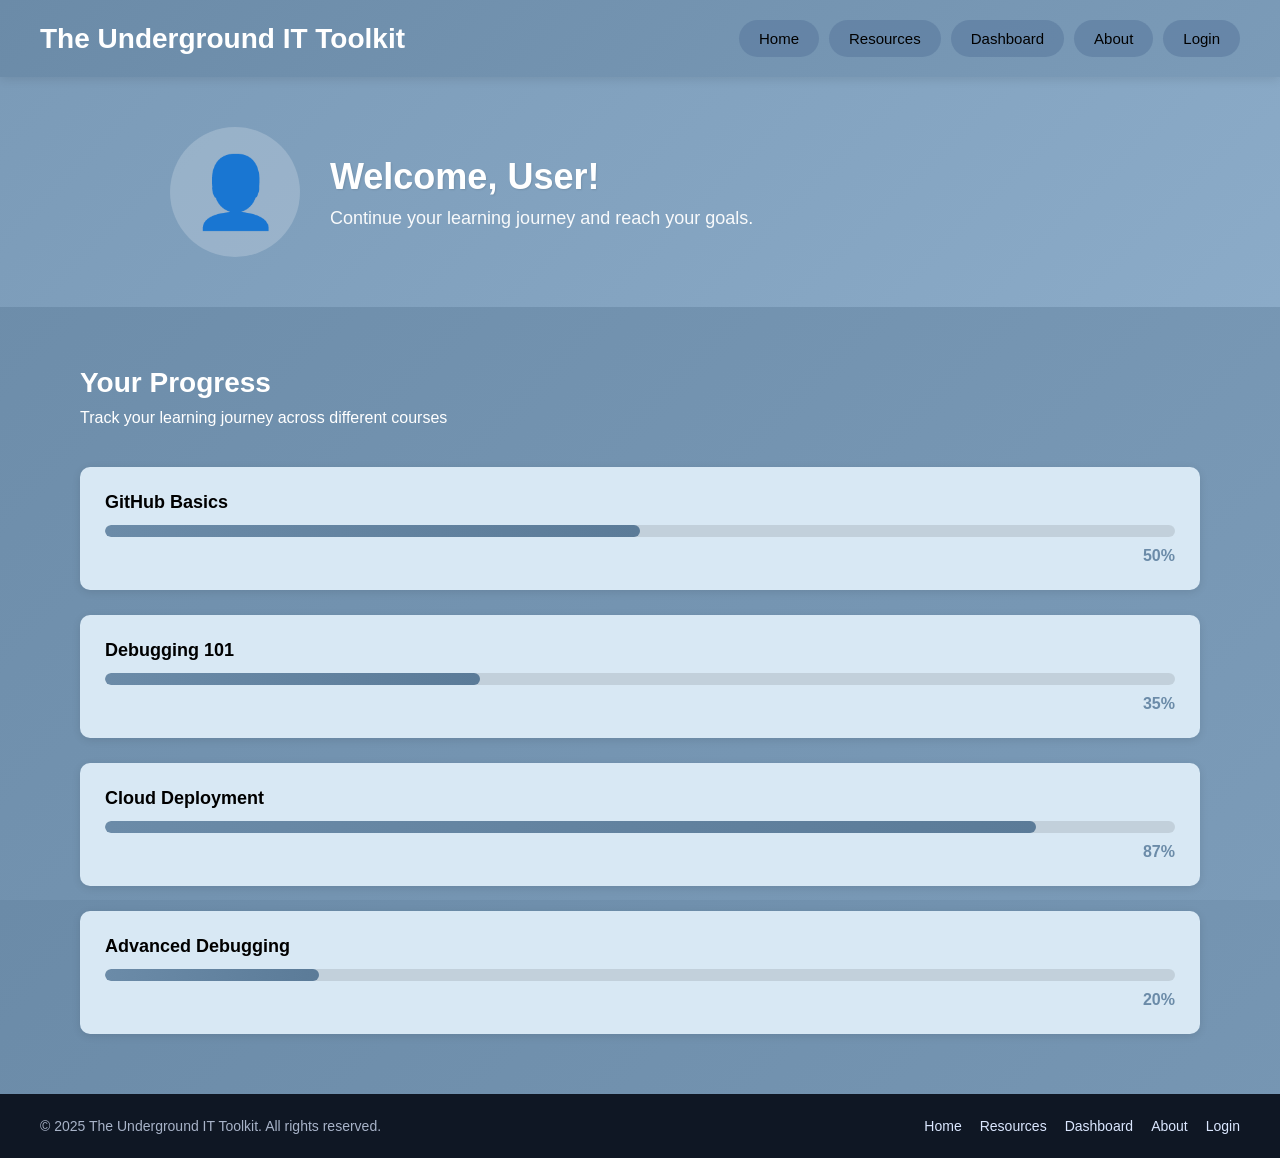
<file: dashboard.html>
<!DOCTYPE html>
<html lang="en">
  <head>
    <meta charset="UTF-8" />
    <meta name="viewport" content="width=device-width, initial-scale=1.0" />
    <title>Dashboard | The Underground IT Toolkit</title>
    <link rel="stylesheet" href="dashboard.css" />
  </head>
  <body>
    <div class="top">
      <a href="index.html" class="logo"><h1>The Underground IT Toolkit</h1></a>
      <button class="hamburger" onclick="toggleMenu()">☰</button>
      <nav>
        <a href="home.html">Home</a>
        <a href="resources.html">Resources</a>
        <a href="dashboard.html">Dashboard</a>
        <a href="about.html">About</a>
        <a href="login.html">Login</a>
      </nav>
    </div>

    <div class="user-section">
      <div class="user-avatar">👤</div>
      <div class="user-info">
        <h2>Welcome, User!</h2>
        <p>Continue your learning journey and reach your goals.</p>
      </div>
    </div>

    <section class="progress-container">
      <h3>Your Progress</h3>
      <p class="progress-subtitle">Track your learning journey across different courses</p>

      <div class="progress-cards">
        <div class="progress-card">
          <div class="course-name">GitHub Basics</div>
          <div class="progress-bar">
            <div class="progress-fill" style="width: 50%;"></div>
          </div>
          <div class="progress-percent">50%</div>
        </div>

        <div class="progress-card">
          <div class="course-name">Debugging 101</div>
          <div class="progress-bar">
            <div class="progress-fill" style="width: 35%;"></div>
          </div>
          <div class="progress-percent">35%</div>
        </div>

        <div class="progress-card">
          <div class="course-name">Cloud Deployment</div>
          <div class="progress-bar">
            <div class="progress-fill" style="width: 87%;"></div>
          </div>
          <div class="progress-percent">87%</div>
        </div>

        <div class="progress-card">
          <div class="course-name">Advanced Debugging</div>
          <div class="progress-bar">
            <div class="progress-fill" style="width: 20%;"></div>
          </div>
          <div class="progress-percent">20%</div>
        </div>
      </div>
    </section>

    <script src="dashboard.js"></script>
    
    <footer>
      <div class="footer-left">
        <p>© 2025 The Underground IT Toolkit. All rights reserved.</p>
      </div>
      <div class="footer-right">
        <nav class="footer-nav" aria-label="footer navigation">
          <a href="home.html">Home</a>
          <a href="resources.html">Resources</a>
          <a href="dashboard.html">Dashboard</a>
          <a href="about.html">About</a>
          <a href="login.html">Login</a>
        </nav>
      </div>
    </footer>
  </body>
</html>
</file>
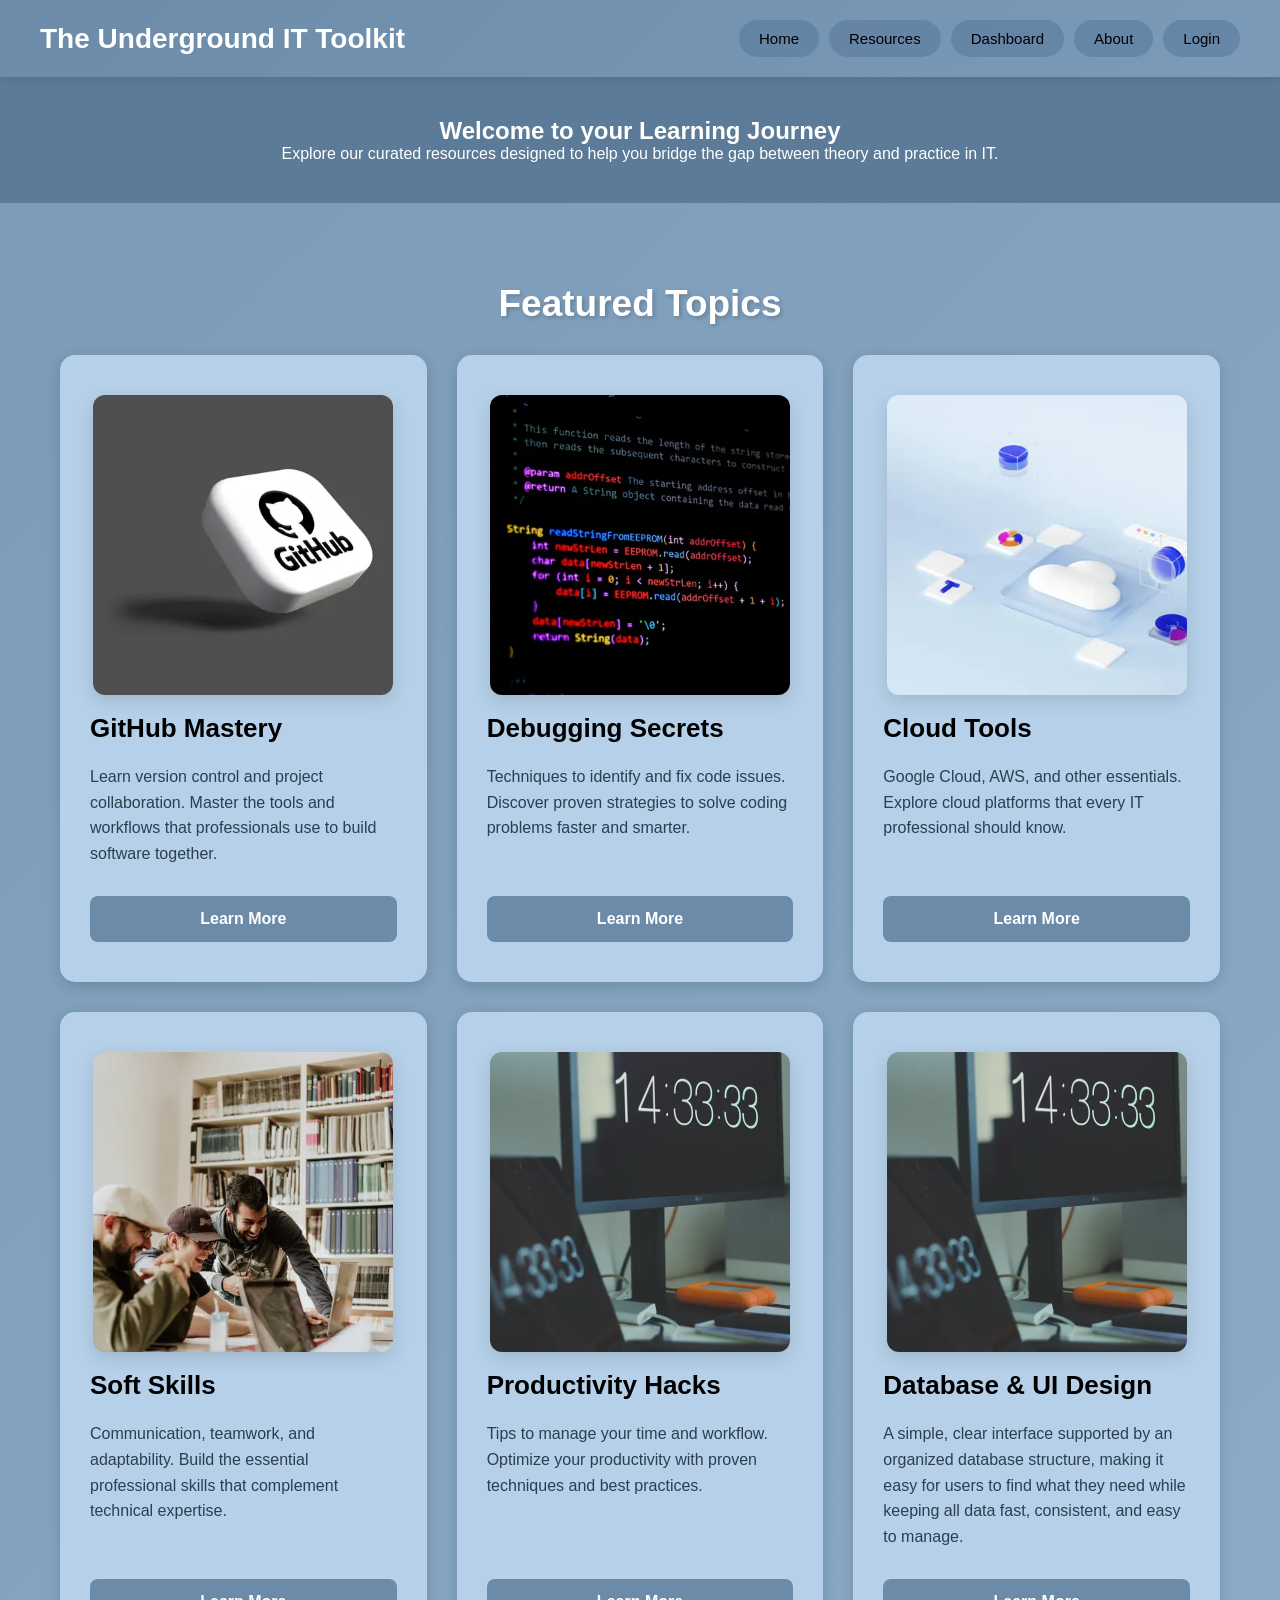
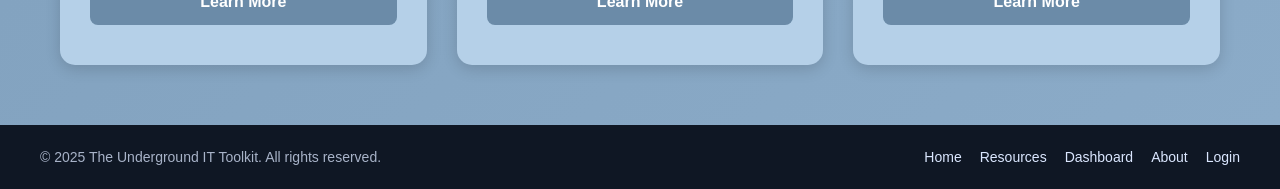
<file: home.html>
<!DOCTYPE html>
<html lang="en">
  <head>
    <meta charset="UTF-8" />
    <meta name="viewport" content="width=device-width, initial-scale=1.0" />
    <title>Home | The Underground IT Toolkit</title>
    <link rel="stylesheet" href="home.css" />
    <script src="home.js" defer></script>
  </head>
  <body>
    <div class="top">
      <a href="index.html" class="logo"><h1>The Underground IT Toolkit</h1></a>
      <button class="hamburger" onclick="toggleMenu()">☰</button>
      <nav>
        <a href="home.html">Home</a>
        <a href="resources.html">Resources</a>
        <a href="dashboard.html">Dashboard</a>
        <a href="about.html">About</a>
        <a href="login.html">Login</a>
      </nav>
    </div>
    <div class="upper">
        <h2 class="title-upper">Welcome to your Learning Journey</h2>
        <p class="p-upper">Explore our curated resources designed to help you bridge the gap between theory and practice in IT.</p>
    </div>

    <section class="content">
      <h2>Featured Topics</h2>
      <div class="cards">
        <div class="card">
            <img class="card-img" src="github_mastery.webp" alt="GitHub Mastery">
          <h3>GitHub Mastery</h3>
          <p>
            Learn version control and project collaboration. Master the tools and workflows that professionals use to build software together.
          </p>
          <a href="learning.html" class="btn">Learn More</a>
        </div>
        <div class="card">
          <img class="card-img" src="debugging_Secrets.webp" alt="Debugging Secrets">
          <h3>Debugging Secrets</h3>
          <p>
            Techniques to identify and fix code issues. Discover proven strategies to solve coding problems faster and smarter.
          </p>
          <a href="learning.html" class="btn">Learn More</a>
        </div>
        <div class="card">
          <img class="card-img" src="cloud_tools.webp" alt="Cloud Tools">
          <h3>Cloud Tools</h3>
          <p>
            Google Cloud, AWS, and other essentials. Explore cloud platforms that every IT professional should know.
          </p>
          <a href="learning.html" class="btn">Learn More</a>
        </div>
        <div class="card">
          <img class="card-img" src="soft_skills.webp" alt="Soft Skills">
          <h3>Soft Skills</h3>
          <p>
            Communication, teamwork, and adaptability. Build the essential professional skills that complement technical expertise.
          </p>
          <a href="learning.html" class="btn">Learn More</a>
        </div>
        <div class="card">
          <img class="card-img" src="productivity_hacks.webp" alt="Productivity Hacks">
          <h3>Productivity Hacks</h3>
          <p>
            Tips to manage your time and workflow. Optimize your productivity with proven techniques and best practices.
          </p>
          <a href="learning.html" class="btn">Learn More</a>
        </div>
        <div class="card">
          <img class="card-img" src="productivity_hacks.webp" alt="Productivity Hacks">
          <h3>Database & UI Design</h3>
          <p>
            A simple, clear interface supported by an organized database structure, making it easy for users to find what they need while keeping all data fast, consistent, and easy to manage.
          </p>
          <a href="learning.html" class="btn">Learn More</a>
        </div>
      </div>
    </section>
    <footer>
      <div class="footer-left">
        <p>© 2025 The Underground IT Toolkit. All rights reserved.</p>
      </div>

      <div class="footer-right">
        <nav class="footer-nav" aria-label="footer navigation">
          <a href="home.html">Home</a>
          <a href="resources.html">Resources</a>
          <a href="dashboard.html">Dashboard</a>
          <a href="about.html">About</a>
          <a href="login.html">Login</a>
        </nav>
      </div>
    </footer>
  </body>
</html>
</file>
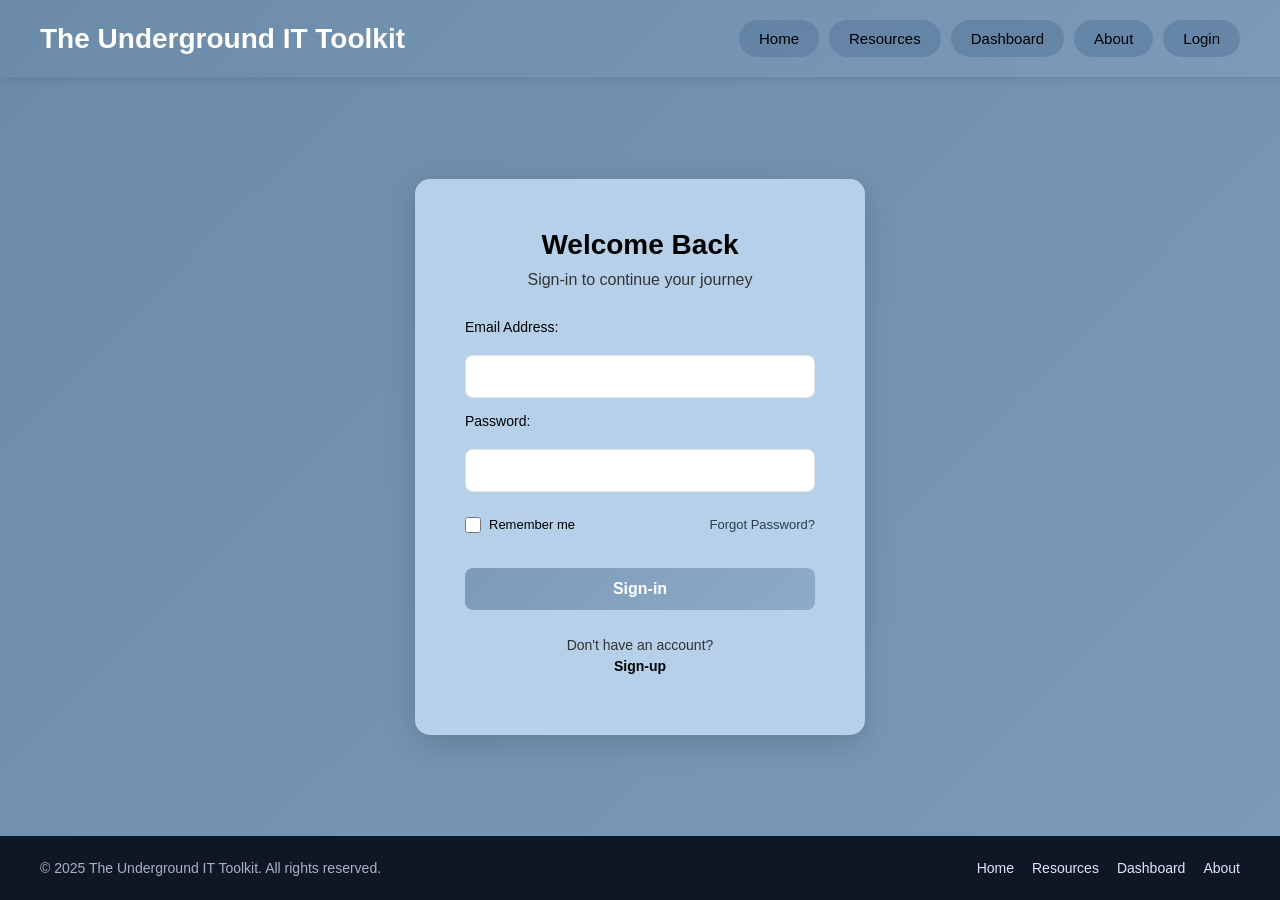
<file: login.html>
<!DOCTYPE html>
<html lang="en">
<head>
  <meta charset="UTF-8">
  <meta name="viewport" content="width=device-width, initial-scale=1.0">
  <title>Login | The Underground IT Toolkit</title>
  <link rel="stylesheet" href="login.css">
</head>
<body>
  <div class="top">
    <a href="index.html" class="logo"><h1>The Underground IT Toolkit</h1></a>
    <button class="hamburger" onclick="toggleMenu()">☰</button>
    <nav>
      <a href="index.html">Home</a>
      <a href="resources.html">Resources</a>
      <a href="dashboard.html">Dashboard</a>
      <a href="about.html">About</a>
      <a href="login.html">Login</a>
    </nav>
  </div>

  <section class="form-container">
    <div class="form-box">
      <h2>Welcome Back</h2>
      <p class="form-subtitle">Sign-in to continue your journey</p>
      <form>
        <label>Email Address:</label>
        <input type="email" required>
        <label>Password:</label>
        <input type="password" required>
        <div class="form-options">
          <label class="checkbox-label"><input type="checkbox"> Remember me</label>
          <a href="#" class="forgot-link">Forgot Password?</a>
        </div>
        <button class="btn-signin" type="submit">Sign-in</button>
      </form>
      <div class="form-footer">
        <p>Don't have an account?<br><a href="signup.html" class="signup-link">Sign-up</a></p>
      </div>
    </div>
  </section>

  <footer>
    <div class="footer-left">
      <p>© 2025 The Underground IT Toolkit. All rights reserved.</p>
    </div>
    <div class="footer-nav">
      <a href="index.html">Home</a>
      <a href="resources.html">Resources</a>
      <a href="dashboard.html">Dashboard</a>
      <a href="about.html">About</a>
    </div>
  </footer>

  <script src="login.js"></script>
</body>
</html>
</file>
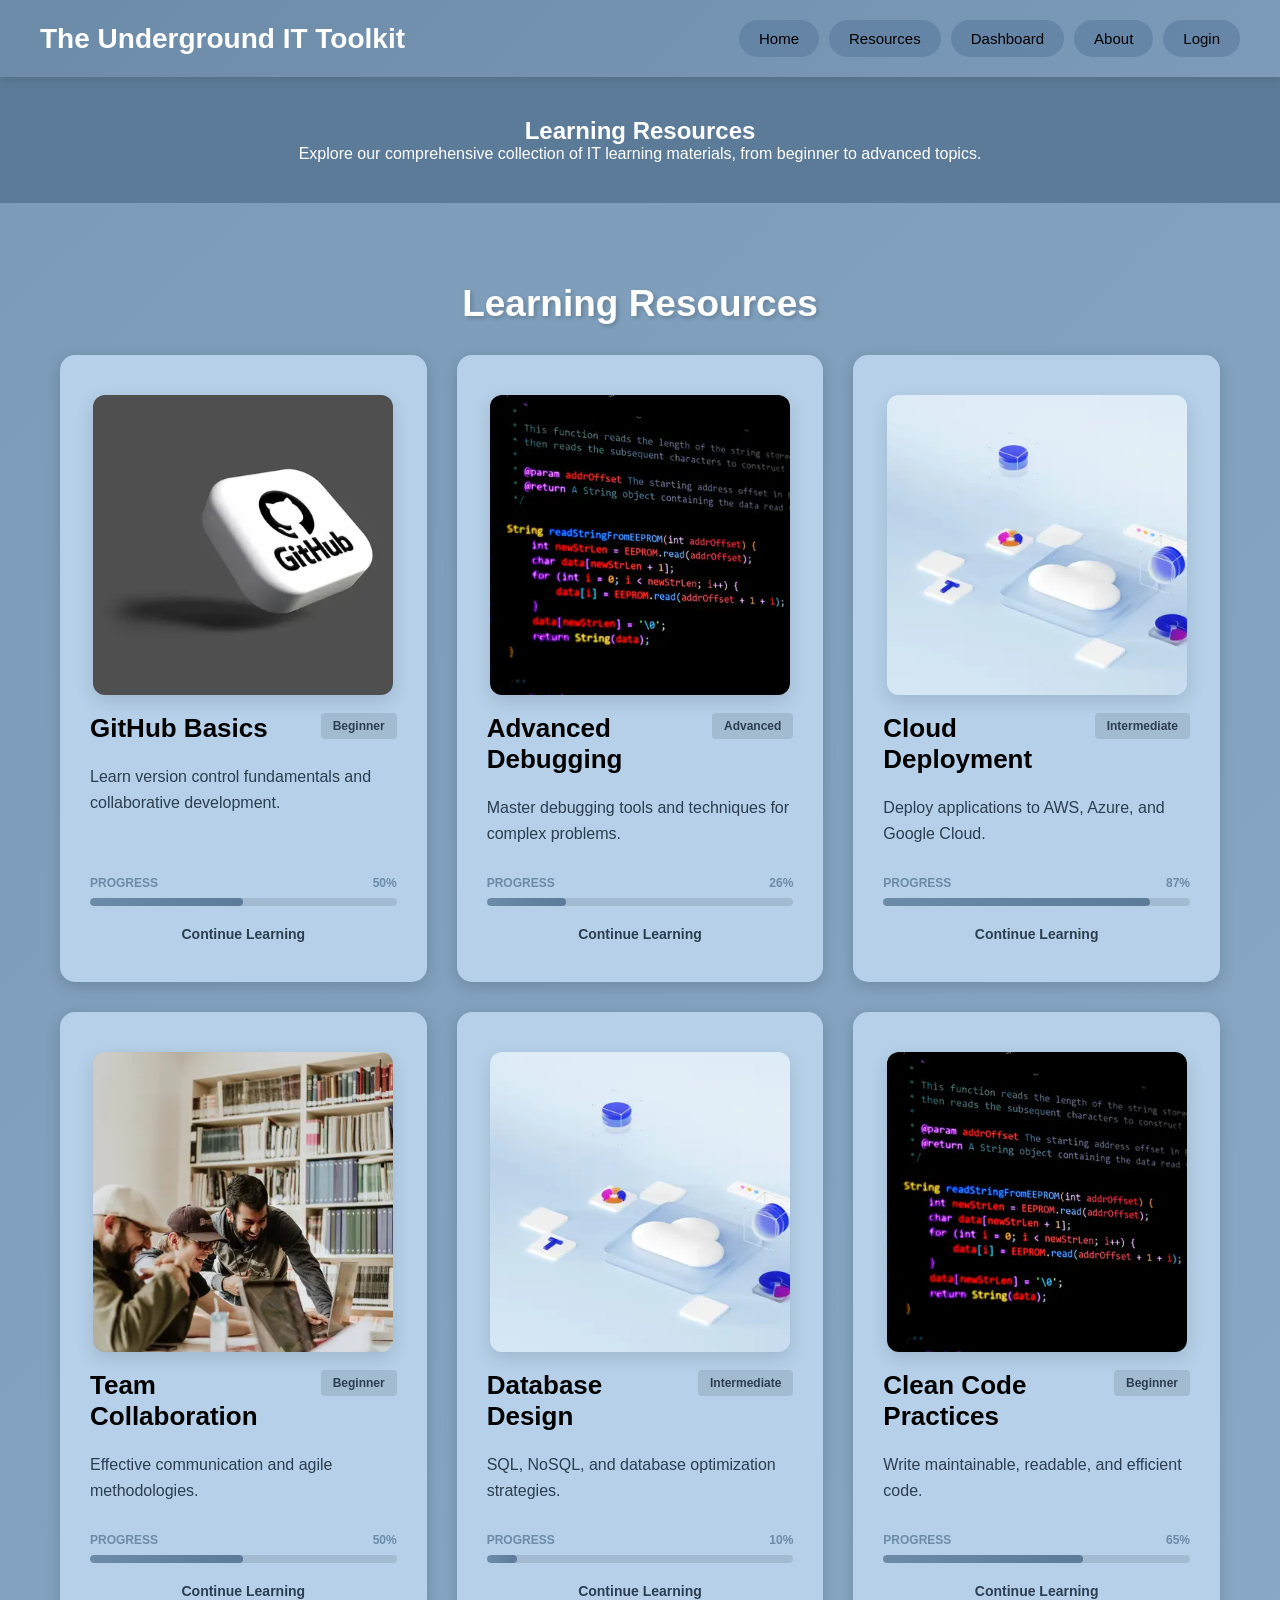
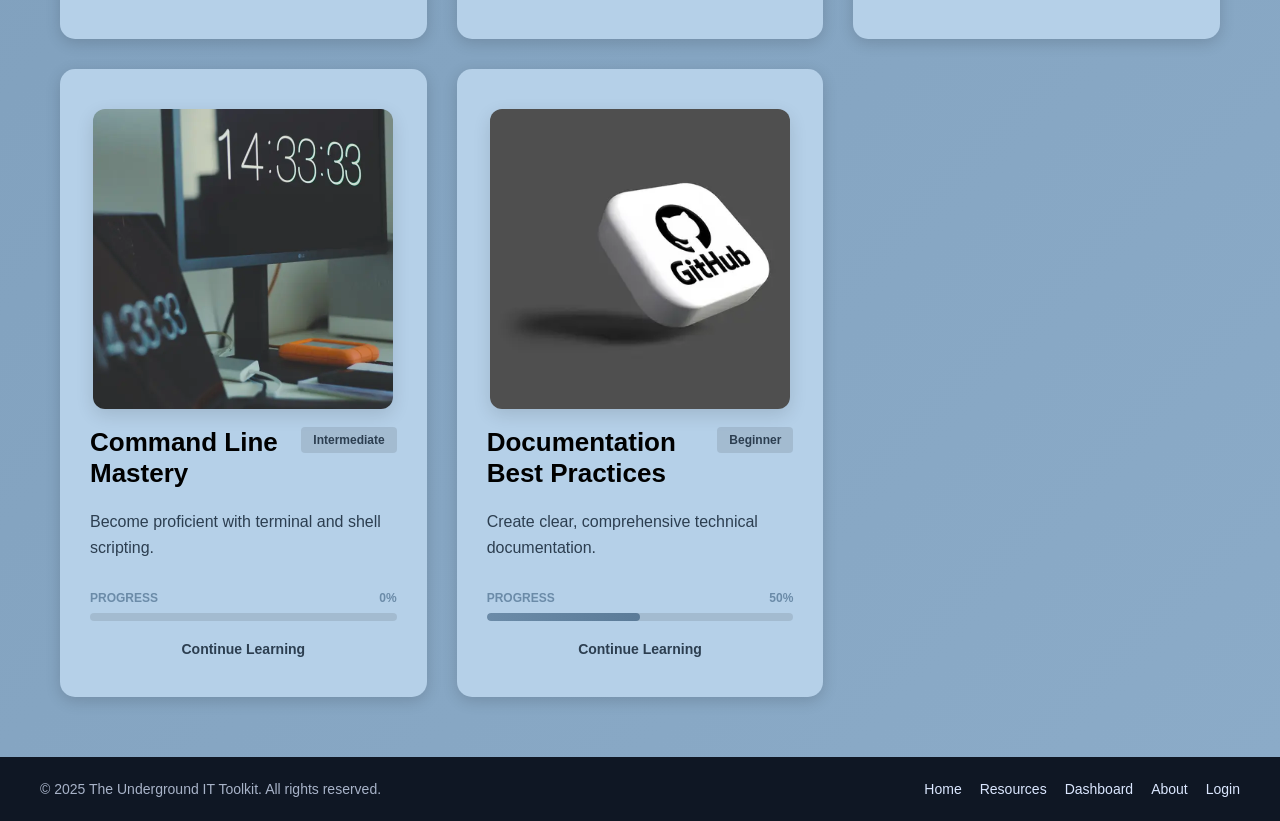
<file: resources.html>
<!DOCTYPE html>
<html lang="en">
  <head>
    <meta charset="UTF-8" />
    <meta name="viewport" content="width=device-width, initial-scale=1.0" />
    <title>Resources | The Underground IT Toolkit</title>
    <link rel="stylesheet" href="resources.css"/>
    <script src="resources.js" defer></script>
  </head>
  <body>
    <div class="top">
      <a href="index.html" class="logo"><h1>The Underground IT Toolkit</h1></a>
      <button class="hamburger" onclick="toggleMenu()">☰</button>
      <nav>
        <a href="home.html">Home</a>
        <a href="resources.html">Resources</a>
        <a href="dashboard.html">Dashboard</a>
        <a href="about.html">About</a>
        <a href="login.html">Login</a>
      </nav>
    </div>
    <div class="upper">
      <h2 class="title-upper">Learning Resources</h2>
      <p class="p-upper">Explore our comprehensive collection of IT learning materials, from beginner to advanced topics.</p>
    </div>

    <section class="content">
      <h2>Learning Resources</h2>
      <div class="cards">
        <div class="card">
          <img class="card-img" src="github_mastery.webp" alt="GitHub Basics">
          <div class="card-header">
            <h3>GitHub Basics</h3>
            <span class="level-badge">Beginner</span>
          </div>
          <p>Learn version control fundamentals and collaborative development.</p>
          <div class="progress-section">
            <div class="progress-label">
              <span>PROGRESS</span>
              <span class="progress-percent">50%</span>
            </div>
            <div class="progress-bar">
              <div class="progress-fill" style="width: 50%;"></div>
            </div>
          </div>
          <a href="learning.html" class="continue-link">Continue Learning</a>
        </div>

        <div class="card">
          <img class="card-img" src="debugging_Secrets.webp" alt="Advanced Debugging">
          <div class="card-header">
            <h3>Advanced Debugging</h3>
            <span class="level-badge">Advanced</span>
          </div>
          <p>Master debugging tools and techniques for complex problems.</p>
          <div class="progress-section">
            <div class="progress-label">
              <span>PROGRESS</span>
              <span class="progress-percent">26%</span>
            </div>
            <div class="progress-bar">
              <div class="progress-fill" style="width: 26%;"></div>
            </div>
          </div>
          <a href="learning.html" class="continue-link">Continue Learning</a>
        </div>

        <div class="card">
          <img class="card-img" src="cloud_tools.webp" alt="Cloud Deployment">
          <div class="card-header">
            <h3>Cloud Deployment</h3>
            <span class="level-badge">Intermediate</span>
          </div>
          <p>Deploy applications to AWS, Azure, and Google Cloud.</p>
          <div class="progress-section">
            <div class="progress-label">
              <span>PROGRESS</span>
              <span class="progress-percent">87%</span>
            </div>
            <div class="progress-bar">
              <div class="progress-fill" style="width: 87%;"></div>
            </div>
          </div>
          <a href="learning.html" class="continue-link">Continue Learning</a>
        </div>

        <div class="card">
          <img class="card-img" src="soft_skills.webp" alt="Team Collaboration">
          <div class="card-header">
            <h3>Team Collaboration</h3>
            <span class="level-badge">Beginner</span>
          </div>
          <p>Effective communication and agile methodologies.</p>
          <div class="progress-section">
            <div class="progress-label">
              <span>PROGRESS</span>
              <span class="progress-percent">50%</span>
            </div>
            <div class="progress-bar">
              <div class="progress-fill" style="width: 50%;"></div>
            </div>
          </div>
          <a href="learning.html" class="continue-link">Continue Learning</a>
        </div>

        <div class="card">
          <img class="card-img" src="cloud_tools.webp" alt="Database Design">
          <div class="card-header">
            <h3>Database Design</h3>
            <span class="level-badge">Intermediate</span>
          </div>
          <p>SQL, NoSQL, and database optimization strategies.</p>
          <div class="progress-section">
            <div class="progress-label">
              <span>PROGRESS</span>
              <span class="progress-percent">10%</span>
            </div>
            <div class="progress-bar">
              <div class="progress-fill" style="width: 10%;"></div>
            </div>
          </div>
          <a href="learning.html" class="continue-link">Continue Learning</a>
        </div>

        <div class="card">
          <img class="card-img" src="debugging_Secrets.webp" alt="Clean Code Practices">
          <div class="card-header">
            <h3>Clean Code Practices</h3>
            <span class="level-badge">Beginner</span>
          </div>
          <p>Write maintainable, readable, and efficient code.</p>
          <div class="progress-section">
            <div class="progress-label">
              <span>PROGRESS</span>
              <span class="progress-percent">65%</span>
            </div>
            <div class="progress-bar">
              <div class="progress-fill" style="width: 65%;"></div>
            </div>
          </div>
          <a href="learning.html" class="continue-link">Continue Learning</a>
        </div>

        <div class="card">
          <img class="card-img" src="productivity_hacks.webp" alt="Command Line Mastery">
          <div class="card-header">
            <h3>Command Line Mastery</h3>
            <span class="level-badge">Intermediate</span>
          </div>
          <p>Become proficient with terminal and shell scripting.</p>
          <div class="progress-section">
            <div class="progress-label">
              <span>PROGRESS</span>
              <span class="progress-percent">0%</span>
            </div>
            <div class="progress-bar">
              <div class="progress-fill" style="width: 0%;"></div>
            </div>
          </div>
          <a href="learning.html" class="continue-link">Continue Learning</a>
        </div>

        <div class="card">
          <img class="card-img" src="github_mastery.webp" alt="Documentation Best Practices">
          <div class="card-header">
            <h3>Documentation Best Practices</h3>
            <span class="level-badge">Beginner</span>
          </div>
          <p>Create clear, comprehensive technical documentation.</p>
          <div class="progress-section">
            <div class="progress-label">
              <span>PROGRESS</span>
              <span class="progress-percent">50%</span>
            </div>
            <div class="progress-bar">
              <div class="progress-fill" style="width: 50%;"></div>
            </div>
          </div>
          <a href="learning.html" class="continue-link">Continue Learning</a>
        </div>
      </div>
    </section>

    <footer>
      <div class="footer-left">
        <p>© 2025 The Underground IT Toolkit. All rights reserved.</p>
      </div>
      <div class="footer-right">
        <nav class="footer-nav" aria-label="footer navigation">
          <a href="home.html">Home</a>
          <a href="resources.html">Resources</a>
          <a href="dashboard.html">Dashboard</a>
          <a href="about.html">About</a>
          <a href="login.html">Login</a>
        </nav>
      </div>
    </footer>
  </body>
</html>
</file>
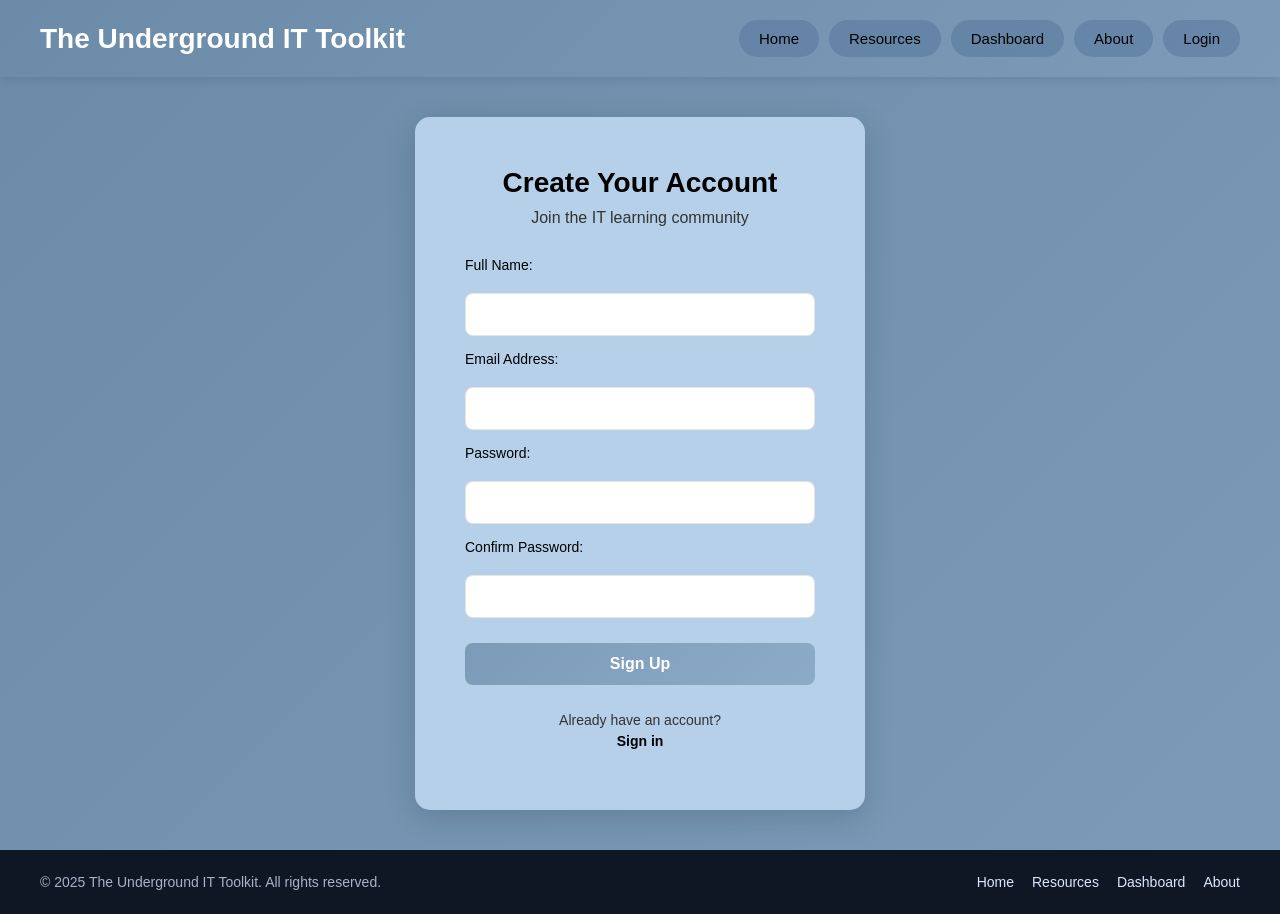
<file: signup.html>
<!DOCTYPE html>
<html lang="en">
<head>
  <meta charset="UTF-8">
  <meta name="viewport" content="width=device-width, initial-scale=1.0">
  <title>Sign Up | The Underground IT Toolkit</title>
  <link rel="stylesheet" href="signup.css">
</head>
<body>
  <div class="top">
    <a href="index.html" class="logo"><h1>The Underground IT Toolkit</h1></a>
    <button class="hamburger" onclick="toggleMenu()">☰</button>
    <nav>
      <a href="index.html">Home</a>
      <a href="resources.html">Resources</a>
      <a href="dashboard.html">Dashboard</a>
      <a href="about.html">About</a>
      <a href="login.html">Login</a>
    </nav>
  </div>

  <section class="form-container">
    <div class="form-box">
      <h2>Create Your Account</h2>
      <p class="form-subtitle">Join the IT learning community</p>
      <form>
        <label>Full Name:</label>
        <input type="text" required>
        <label>Email Address:</label>
        <input type="email" required>
        <label>Password:</label>
        <input type="password" required>
        <label>Confirm Password:</label>
        <input type="password" required>
        <button class="btn-signin" type="submit">Sign Up</button>
      </form>
      <div class="form-footer">
        <p>Already have an account?<br><a href="login.html" class="signup-link">Sign in</a></p>
      </div>
    </div>
  </section>

  <footer>
    <div class="footer-left">
      <p>© 2025 The Underground IT Toolkit. All rights reserved.</p>
    </div>
    <div class="footer-nav">
      <a href="index.html">Home</a>
      <a href="resources.html">Resources</a>
      <a href="dashboard.html">Dashboard</a>
      <a href="about.html">About</a>
    </div>
  </footer>

  <script src="signup.js"></script>
</body>
</html>
</file>
<file: dashboard.css>
/* style.css - Dashboard */

* {
    margin: 0;
    padding: 0;
    box-sizing: border-box;
}

html, body {
    height: 100%;
    font-family: 'Segoe UI', Tahoma, Geneva, Verdana, sans-serif;
}

body {
    display: flex;
    flex-direction: column;
    min-height: 100vh;
    background: linear-gradient(135deg, #6B8BA8 0%, #7B9BB8 100%);
    animation: fadeIn 0.4s ease-in;
}

@keyframes fadeIn {
    from {
        opacity: 0;
    }
    to {
        opacity: 1;
    }
}

@keyframes fadeOut {
    from {
        opacity: 1;
    }
    to {
        opacity: 0;
    }
}

/* Top Navigation Bar */
.top {
    background: linear-gradient(135deg, #6B8BA8 0%, #7B9BB8 100%);
    padding: 20px 40px;
    box-shadow: 0 2px 10px rgba(0, 0, 0, 0.1);
    display: flex;
    justify-content: space-between;
    align-items: center;
    gap: 20px;
    position: sticky;
    top: 0;
    z-index: 2000;
}

.top h1 {
    font-size: 28px;
    font-weight: bold;
    color: white;
    margin: 0;
}

.logo {
    text-decoration: none;
    color: inherit;
    cursor: pointer;
    transition: color 0.5s ease;
}

.logo:hover {
    color: #D4E4F7;
}

.logo h1:hover {
    color: #D4E4F7;
}

.hamburger {
    display: none;
    background: none;
    border: none;
    color: #000;
    font-size: 28px;
    cursor: pointer;
    padding: 0;
    transition: transform 0.3s ease;
    margin-left: auto;
}

.hamburger.active {
    transform: rotate(90deg);
}

nav {
    display: flex;
    gap: 10px;
    margin-left: auto;
}

nav a {
    padding: 10px 20px;
    background-color: rgba(91, 123, 158, 0.6);
    color: #000;
    text-decoration: none;
    font-weight: 500;
    font-size: 15px;
    border-radius: 20px;
    transition: all 0.3s;
}

nav a:hover {
    background-color: rgba(74, 107, 138, 0.8);
    color: white;
    transform: translateY(-2px);
}

/* User Welcome Section */
.user-section {
    background: linear-gradient(135deg, #7B9BB8 0%, #8BABC8 100%);;
    padding: 50px 40px;
    padding-left: 170px;
    display: flex;
    align-items: center;
    gap: 30px;
    color: white;
}

.user-avatar {
    font-size: 70px;
    width: 130px;
    height: 130px;
    background-color: rgba(255, 255, 255, 0.2);
    border-radius: 50%;
    display: flex;
    align-items: center;
    justify-content: center;
    flex-shrink: 0;
}

.user-info h2 {
    font-size: 36px;
    font-weight: bold;
    margin-bottom: 10px;
    text-shadow: 1px 1px 2px rgba(0, 0, 0, 0.1);
}

.user-info p {
    font-size: 18px;
    opacity: 0.95;
}

/* Progress Section */
.progress-container {
    flex: 1;
    padding: 60px 40px;
    max-width: 1200px;
    margin: 0 auto;
    width: 100%;
}

.progress-container h3 {
    font-size: 28px;
    color: white;
    margin-bottom: 10px;
    font-weight: 600;
}

.progress-subtitle {
    font-size: 16px;
    color: white;
    margin-bottom: 40px;
}

.progress-cards {
    display: flex;
    flex-direction: column;
    gap: 25px;
}

.progress-card {
    background-color: #D8E8F4;
    padding: 25px;
    border-radius: 10px;
    box-shadow: 0 2px 8px rgba(0, 0, 0, 0.1);
}

.course-name {
    font-size: 18px;
    font-weight: 600;
    color: #000;
    margin-bottom: 12px;
}

.progress-bar {
    width: 100%;
    height: 12px;
    background-color: rgba(0, 0, 0, 0.1);
    border-radius: 6px;
    overflow: hidden;
    margin-bottom: 10px;
}

.progress-fill {
    height: 100%;
    background: linear-gradient(90deg, #6B8BA8 0%, #5B7B98 100%);
    border-radius: 6px;
    transition: width 0.3s ease;
}

.progress-percent {
    text-align: right;
    font-size: 16px;
    font-weight: 600;
    color: #6B8BA8;
}

/* Footer */
footer {
    background-color: #0f1724;
    color: #dbe7ff;
    display: flex;
    justify-content: space-between;
    align-items: center;
    padding: 24px 40px;
    margin-top: auto;
    gap: 20px;
}

footer p {
    font-size: 14px;
    opacity: 0.8;
}

footer .footer-left p {
    margin: 0;
    font-size: 14px;
    opacity: 0.75;
}

.footer-nav {
    display: flex;
    gap: 18px;
    align-items: center;
}

.footer-nav a {
    color: #dbe7ff;
    text-decoration: none;
    text-transform: none;
    font-weight: 400;
    font-size: 14px;
    letter-spacing: normal;
    padding: 0;
    background-color: transparent;
    border-radius: 0;
    transition: color 0.18s ease, opacity 0.18s ease;
}

.footer-nav a:hover {
    opacity: 0.9;
    transform: none;
    background-color: transparent;
    text-decoration: underline;
}

/* Responsive: Mobile Navigation */
@media (max-width: 900px) {
    nav { display: none !important; }
    nav.active { display: flex !important; }
    .hamburger { display: block !important; }
}

@media (max-width: 768px) {
    .top {
        flex-wrap: nowrap;
        padding: 15px 20px;
        gap: 10px;
        position: sticky;
    }

    .top h1 {
        font-size: 22px;
    }

    .hamburger {
        display: block;
        font-size: 24px;
        padding: 5px;
        margin-left: auto;
        z-index: 1100;
    }

    nav {
        flex-direction: column;
        gap: 0;
        display: none;
        justify-content: flex-start;
        position: absolute;
        top: 65px;
        right: 20px;
        left: auto;
        width: max-content;
        min-width: 140px;
        background-color: #6B8BA8;
        border-radius: 8px;
        box-shadow: 0 6px 18px rgba(0,0,0,0.15);
        z-index: 1000;
        overflow: hidden;
        animation: slideDown 0.28s ease;
        transform-origin: top right;
    }

    nav.active {
        display: flex;
    }

    nav a {
        display: block;
        padding: 10px 18px;
        border-radius: 0;
        background-color: transparent;
        color: white;
        font-size: 15px;
        text-align: right;
        white-space: nowrap;
    }

    nav a:hover {
        background-color: rgba(91,123,158,0.18);
        color: white;
        transform: none;
    }

    .user-section {
        padding: 30px 20px;
        flex-direction: column;
        text-align: center;
    }

    .user-avatar {
        width: 100px;
        height: 100px;
        font-size: 60px;
    }

    .user-info h2 {
        font-size: 28px;
    }

    .user-info p {
        font-size: 16px;
    }

    .progress-container {
        padding: 40px 20px;
    }

    .progress-container h3 {
        font-size: 24px;
    }

    footer {
        flex-direction: column;
        align-items: center;
        text-align: center;
        padding: 18px;
    }

    .footer-nav {
        margin-top: 10px;
        gap: 12px;
        flex-wrap: wrap;
        justify-content: center;
    }

    .footer-nav a {
        font-size: 12px;
    }
}

@media (max-width: 480px) {
    .top {
        padding: 12px 15px;
        gap: 8px;
    }

    .top h1 {
        font-size: 18px;
    }

    .hamburger {
        font-size: 20px;
        padding: 4px;
    }

    .user-section {
        padding: 20px 15px;
    }

    .user-avatar {
        width: 80px;
        height: 80px;
        font-size: 50px;
    }

    .user-info h2 {
        font-size: 22px;
    }

    .user-info p {
        font-size: 14px;
    }

    .progress-container {
        padding: 20px 15px;
    }

    .progress-container h3 {
        font-size: 20px;
    }

    .progress-card {
        padding: 15px;
    }

    .course-name {
        font-size: 16px;
    }
}

@keyframes slideDown {
    from {
        opacity: 0;
        transform: translateY(-10px);
    }
    to {
        opacity: 1;
        transform: translateY(0);
    }
}
</file>
<file: home.css>
/* style.css */

* {
    margin: 0;
    padding: 0;
    box-sizing: border-box;
}

html, body {
    height: 100%;
    font-family: 'Segoe UI', Tahoma, Geneva, Verdana, sans-serif;
}

body {
    display: flex;
    flex-direction: column;
    min-height: 100vh;
    background-color: #f5f5f5;
    animation: fadeIn 0.4s ease-in;
}
.upper{
    display: flex;
    flex-direction: column;
    align-items: center;
    justify-content: center;
    background-color: #5B7B98;
    padding: 40px 20px;
}
.top-upper{
    text-align: center;
}
.title-upper{
    color: white;
}
.p-upper{
    display: flex;
    align-items: center;
    justify-content: center;
    text-align: center;
    color: white;
}

@keyframes fadeIn {
    from {
        opacity: 0;
    }
    to {
        opacity: 1;
    }
}

@keyframes fadeOut {
    from {
        opacity: 1;
    }
    to {
        opacity: 0;
    }
}

/* Top Navigation Bar */
.top {
    background: linear-gradient(135deg, #6B8BA8 0%, #7B9BB8 100%);
    padding: 20px 40px;
    box-shadow: 0 2px 10px rgba(0, 0, 0, 0.1);
    display: flex;
    justify-content: space-between;
    align-items: center;
    gap: 20px;
    position: sticky;
    top: 0;
    z-index: 2000;
}

.top h1 {
    font-size: 28px;
    font-weight: bold;
    color: white;
    margin: 0;
}

.logo {
    text-decoration: none;
    color: inherit;
    cursor: pointer;;
}

.logo:hover {
    color: #D4E4F7;
}
.logo h1:hover{
    color: #D4E4F7;
    transition: 0.5s linear;
}

.hamburger {
    display: none;
    background: none;
    border: none;
    color: #000;
    font-size: 28px;
    cursor: pointer;
    padding: 0;
    transition: transform 0.3s ease;
    margin-left: auto;
}

.hamburger.active {
    transform: rotate(90deg);
}
nav {
    display: flex;
    gap: 10px;
    margin-left: auto;
}

nav a {
    padding: 10px 20px;
    background-color: rgba(91, 123, 158, 0.6);
    color: #000;
    text-decoration: none;
    font-weight: 500;
    font-size: 15px;
    border-radius: 20px;
    transition: all 0.3s;

}

nav a:hover {
    background-color: rgba(74, 107, 138, 0.8);
    color: white;
    transform: translateY(-2px);
}

.top {
    position: relative;
}

/* Hero Section with Background */
.content {
    flex: 1;
    background: linear-gradient(135deg, #7B9BB8 0%, #8BABC8 100%);
    padding: 80px 40px 60px;
    text-align: center;
    color: white;
}

.content h2 {
    font-size: 37px;
    margin-bottom: 30px;
    text-shadow: 2px 2px 4px rgba(0, 0, 0, 0.2);
    font-weight: bold;
}

.content > p {
    font-size: 20px;
    margin-bottom: 50px;
    max-width: 800px;
    margin-left: auto;
    margin-right: auto;
    opacity: 0.95;
}

/* Cards Container */
.cards {
    display: grid;
    grid-template-columns: repeat(3, 2fr);
    gap: 30px;
    max-width: 1400px;
    margin: 0 auto;
    padding: 0 20px;
}


/* Individual Card */
.card {
    background-color: #B5D0E8;
    border-radius: 15px;
    padding: 40px 30px;
    box-shadow: 0 4px 15px rgba(0, 0, 0, 0.15);
    transition: all 0.3s;
    display: flex;
    text-align: left;
    flex-direction: column;
    min-height: 300px;
}

.card-img {
    display: block;
    margin: 0 auto 18px;
    width: 300px;
    height: 300px;
    object-fit: cover;
    border-radius: 12px;
    box-shadow: 0 6px 18px rgba(0,0,0,0.12);
}

.card:hover {
    transform: translateY(-5px);
    box-shadow: 0 8px 25px rgba(0, 0, 0, 0.25);
}

.card h3 {
    font-size: 26px;
    color: #000;
    margin-bottom: 20px;
    font-weight: 600;
}

.card p {
    font-size: 16px;
    color: #2C3E50;
    margin-bottom: 30px;
    line-height: 1.6;
    flex: 1;
}
.card a{
    text-align: center;
}

/* Button */
.btn {
    display: inline-block;
    padding: 14px 40px;
    background-color: #6B8BA8;
    color: #fff;
    text-decoration: none;
    font-weight: 600;
    font-size: 16px;
    border-radius: 8px;
    transition: all 0.3s;
    margin-top: auto;
}

.btn:hover {
    background-color: #5B7B98;
    transform: scale(1.05);
}

/* Footer */
footer {
    background-color: #0f1724;
    color: #dbe7ff;
    display: flex;
    justify-content: space-between;
    align-items: center;
    padding: 24px 40px;
    margin-top: auto;
    gap: 20px;
}

footer p {
    font-size: 14px;
    opacity: 0.8;
}

/* keep left paragraph subtle */
footer .footer-left p {
    margin: 0;
    font-size: 14px;
    opacity: 0.75;
}

/* simple footer nav (matches main nav naming) */
.footer-nav {
    display: flex;
    gap: 18px;
    align-items: center;
}

.footer-nav a {
    /* plain text footer links: remove oval/button visuals */
    color: #dbe7ff;               /* same color as footer left paragraph */
    text-decoration: none;
    text-transform: none;
    font-weight: 400;
    font-size: 14px;
    letter-spacing: normal;
    padding: 0;                   /* minimal spacing */
    background-color: transparent; /* ensure no background from nav a */
    border-radius: 0;             /* remove rounded corners */
    transition: color 0.18s ease, opacity 0.18s ease;
}

.footer-nav a:hover {
    opacity: 0.9;
    transform: none;
    background-color: transparent; /* prevent inherited hover background */
    text-decoration: underline; /* subtle hover affordance */
}

/* responsive: stack footer on small screens */
@media (max-width: 600px) {
    footer {
        flex-direction: column;
        align-items: center;
        text-align: center;
        padding: 18px;
    }

    .footer-nav {
        margin-top: 10px;
        gap: 12px;
        flex-wrap: wrap;
        justify-content: center;
    }

    .footer-nav a {
        font-size: 12px;
    }
}

/* Ensure the desktop nav doesn't remain visible on small devices.
   Only the hamburger-controlled nav (nav.active) should show on mobile. */
@media (max-width: 900px) {
    nav { display: none !important; }
    nav.active { display: flex !important; }
    .hamburger { display: block !important; }
}

@media (max-width: 768px) {
    .top {
        flex-wrap: nowrap;
        padding: 15px 20px;
        gap: 10px;
        position: sticky;
    }

    .top h1 {
        font-size: 22px;
    }

    .hamburger {
        display: block;
        font-size: 24px;
        padding: 5px;
        margin-left: auto;
        z-index: 1100;
    }

    nav {
        flex-direction: column;
        gap: 0;
        display: none;
        justify-content: flex-start;
        position: absolute;
        top: 65px;
        right: 20px;      /* anchor to the right */
        left: auto;       /* ensure it doesn't stretch from left */
        width: max-content; /* shrink to fit the longest item */
        min-width: 140px; /* prevent being too small */
        background-color: #6B8BA8;
        border-radius: 8px;
        box-shadow: 0 6px 18px rgba(0,0,0,0.15);
        z-index: 1000;
        overflow: hidden;
        animation: slideDown 0.28s ease;
        transform-origin: top right;
    }

    nav.active {
        display: flex;
    }

    nav a {
        display: block;
        padding: 10px 18px; /* match text size */
        border-radius: 0;
        background-color: transparent;
        color: white;
        font-size: 15px;
        text-align: right; /* align text to the right edge */
        white-space: nowrap;
    }

    nav a:hover {
        background-color: rgba(91,123,158,0.18);
        color: white;
        transform: none;
    }

    .upper {
        padding: 30px 15px;
    }
    .upper h2{
        font-size: 26px;
    }
    .upper p{
        font-size: 16px;
    }

    .content {
        padding: 50px 20px 40px;
    }

    .content h2 {
        font-size: 36px;
    }

    .cards {
        grid-template-columns: 1fr;
        gap: 20px;
    }

    .card {
        padding: 30px 20px;
    }

    .card-img {
        width: 250px;
        height: 250px;
        margin-bottom: 15px;
    }

    .card h3 {
        font-size: 20px;
    }

    .card p {
        font-size: 14px;
    }
}

@media (max-width: 480px) {
    .top {
        padding: 12px 15px;
        gap: 8px;
    }

    .top h1 {
        font-size: 18px;
    }

    .hamburger {
        font-size: 20px;
        padding: 4px;
    }

    .content h2 {
        font-size: 32px;
    }

    nav a {
        padding: 8px 12px;
        font-size: 13px;
    }

    .upper {
        display: flex;
        align-items: center;
        justify-content: center;
        text-align: center;
        padding: 20px 10px;
    }
    .upper h2{
        font-size: 22px;
    }
    .upper p{
        font-size: 14px;
    }

    .cards {
        gap: 15px;
        padding: 0 10px;
    }

    .card {
        padding: 25px 15px;
    }

    .card-img {
        width: 300px;
        height: 300px;
        margin-bottom: 12px;
    }

    .card h3 {
        font-size: 18px;
    }

    .card p {
        font-size: 13px;
    }
}

@keyframes slideDown {
    from {
        opacity: 0;
        transform: translateY(-10px);
    }
    to {
        opacity: 1;
        transform: translateY(0);
    }
}
</file>
<file: login.css>
/* login.css */

* {
    margin: 0;
    padding: 0;
    box-sizing: border-box;
}

html, body {
    height: 100%;
    font-family: 'Segoe UI', Tahoma, Geneva, Verdana, sans-serif;
}

body {
    display: flex;
    flex-direction: column;
    min-height: 100vh;
    background: linear-gradient(135deg, #6B8BA8 0%, #7B9BB8 100%);
    animation: fadeIn 0.4s ease-in;
}

@keyframes fadeIn {
    from {
        opacity: 0;
    }
    to {
        opacity: 1;
    }
}

@keyframes fadeOut {
    from {
        opacity: 1;
    }
    to {
        opacity: 0;
    }
}

@keyframes slideDown {
    from {
        opacity: 0;
        transform: translateY(-10px);
    }
    to {
        opacity: 1;
        transform: translateY(0);
    }
}

/* Top Navigation Bar */
.top {
    background: linear-gradient(135deg, #6B8BA8 0%, #7B9BB8 100%);
    padding: 20px 40px;
    box-shadow: 0 2px 10px rgba(0, 0, 0, 0.1);
    display: flex;
    justify-content: space-between;
    align-items: center;
    gap: 20px;
    position: sticky;
    top: 0;
    z-index: 2000;
}

.top h1 {
    font-size: 28px;
    font-weight: bold;
    color: white;
    margin: 0;
}

.logo {
    text-decoration: none;
    color: inherit;
    cursor: pointer;
    transition: color 0.3s ease;
}

.logo:hover {
    color: #D4E4F7;
}

.logo h1:hover {
    color: #D4E4F7;
}

.hamburger {
    display: none;
    background: none;
    border: none;
    color: #000;
    font-size: 28px;
    cursor: pointer;
    padding: 0;
    transition: transform 0.3s ease;
    margin-left: auto;
}

.hamburger.active {
    transform: rotate(90deg);
}

nav {
    display: flex;
    gap: 10px;
    margin-left: auto;
}

nav a {
    padding: 10px 20px;
    background-color: rgba(91, 123, 158, 0.6);
    color: #000;
    text-decoration: none;
    font-weight: 500;
    font-size: 15px;
    border-radius: 20px;
    transition: all 0.3s;
}

nav a:hover {
    background-color: rgba(74, 107, 138, 0.8);
    color: white;
    transform: translateY(-2px);
}

/* Form Container */
.form-container {
    flex: 1;
    display: flex;
    align-items: center;
    justify-content: center;
    padding: 40px 20px;
}

.form-box {
    background-color: #B5D0E8;
    border-radius: 15px;
    padding: 50px;
    width: 100%;
    max-width: 450px;
    box-shadow: 0 8px 30px rgba(0, 0, 0, 0.15);
}

.form-box h2 {
    font-size: 28px;
    color: #000;
    text-align: center;
    margin-bottom: 10px;
    font-weight: 600;
}

.form-subtitle {
    font-size: 16px;
    color: #333;
    text-align: center;
    margin-bottom: 30px;
    font-weight: 400;
}

form {
    display: flex;
    flex-direction: column;
    gap: 15px;
}

label {
    font-size: 14px;
    color: #000;
    font-weight: 500;
    margin-bottom: 5px;
}

input[type="email"],
input[type="password"],
input[type="text"] {
    padding: 12px 15px;
    border: 1px solid rgba(0, 0, 0, 0.1);
    border-radius: 8px;
    font-size: 15px;
    background-color: #fff;
    color: #000;
    transition: all 0.3s ease;
}

input[type="email"]:focus,
input[type="password"]:focus,
input[type="text"]:focus {
    outline: none;
    border-color: #6B8BA8;
    box-shadow: 0 0 0 3px rgba(107, 139, 168, 0.1);
}

.form-options {
    display: flex;
    justify-content: space-between;
    align-items: center;
    margin: 10px 0;
    gap: 15px;
}

.checkbox-label {
    display: flex;
    align-items: center;
    font-size: 13px;
    color: #000;
    cursor: pointer;
    margin: 0;
}

.checkbox-label input[type="checkbox"] {
    margin-right: 8px;
    cursor: pointer;
    width: 16px;
    height: 16px;
}

.forgot-link {
    font-size: 13px;
    color: #2C3E50;
    text-decoration: none;
    transition: color 0.3s ease;
}

.forgot-link:hover {
    color: #000;
    text-decoration: underline;
}

.btn-signin {
    padding: 12px 25px;
    background: linear-gradient(135deg, #7B9BB8 0%, #8BABC8 100%);
    color: white;
    border: none;
    border-radius: 8px;
    font-size: 16px;
    font-weight: 600;
    cursor: pointer;
    transition: all 0.3s ease;
    margin-top: 10px;
}

.btn-signin:hover {
    transform: translateY(-2px);
    box-shadow: 0 6px 20px rgba(107, 139, 168, 0.4);
}

.btn-signin:active {
    transform: translateY(0);
}

.form-footer {
    text-align: center;
    margin-top: 25px;
}

.form-footer p {
    font-size: 14px;
    color: #333;
    margin-bottom: 8px;
    line-height: 1.5;
}

.signup-link {
    color: #000;
    text-decoration: none;
    font-weight: 600;
    transition: color 0.3s ease;
}

.signup-link:hover {
    color: #5B7B98;
    text-decoration: underline;
}

/* Footer */
footer {
    background-color: #0f1724;
    color: #dbe7ff;
    display: flex;
    justify-content: space-between;
    align-items: center;
    padding: 24px 40px;
    gap: 20px;
}

footer p {
    font-size: 14px;
    opacity: 0.8;
    margin: 0;
}

.footer-left p {
    font-size: 14px;
    opacity: 0.75;
}

.footer-nav {
    display: flex;
    gap: 18px;
    align-items: center;
}

.footer-nav a {
    color: #dbe7ff;
    text-decoration: none;
    font-weight: 400;
    font-size: 14px;
    padding: 0;
    background-color: transparent;
    border-radius: 0;
    transition: color 0.18s ease, opacity 0.18s ease;
}

.footer-nav a:hover {
    opacity: 0.9;
    transform: none;
    background-color: transparent;
    text-decoration: underline;
}

/* Responsive Design */
@media (max-width: 900px) {
    nav { display: none !important; }
    nav.active { display: flex !important; }
    .hamburger { display: block !important; }
}

@media (max-width: 768px) {
    .top {
        flex-wrap: nowrap;
        padding: 15px 20px;
        gap: 10px;
    }

    .top h1 {
        font-size: 22px;
    }

    .hamburger {
        display: block;
        font-size: 24px;
        padding: 5px;
        margin-left: auto;
        z-index: 1100;
    }

    nav {
        flex-direction: column;
        gap: 0;
        display: none;
        justify-content: flex-start;
        position: absolute;
        top: 65px;
        right: 20px;
        left: auto;
        width: max-content;
        min-width: 140px;
        background-color: #6B8BA8;
        border-radius: 8px;
        box-shadow: 0 6px 18px rgba(0,0,0,0.15);
        z-index: 1000;
        overflow: hidden;
        animation: slideDown 0.28s ease;
        transform-origin: top right;
    }

    nav.active {
        display: flex;
    }

    nav a {
        display: block;
        padding: 10px 18px;
        border-radius: 0;
        background-color: transparent;
        color: white;
        font-size: 15px;
        text-align: right;
        white-space: nowrap;
    }

    nav a:hover {
        background-color: rgba(91,123,158,0.18);
        color: white;
        transform: none;
    }

    .form-container {
        padding: 30px 15px;
    }

    .form-box {
        padding: 40px 30px;
        max-width: 100%;
    }

    .form-box h2 {
        font-size: 24px;
    }

    .form-subtitle {
        font-size: 15px;
    }

    .form-options {
        flex-direction: column;
        align-items: flex-start;
        gap: 10px;
    }

    footer {
        flex-direction: column;
        align-items: center;
        text-align: center;
        padding: 18px;
    }

    .footer-nav {
        margin-top: 10px;
        gap: 12px;
        flex-wrap: wrap;
        justify-content: center;
    }

    .footer-nav a {
        font-size: 12px;
    }
}

@media (max-width: 480px) {
    .top {
        padding: 12px 15px;
        gap: 8px;
    }

    .top h1 {
        font-size: 18px;
    }

    .hamburger {
        font-size: 20px;
    }

    .form-container {
        padding: 20px 10px;
    }

    .form-box {
        padding: 30px 20px;
    }

    .form-box h2 {
        font-size: 20px;
    }

    .form-subtitle {
        font-size: 14px;
    }

    label {
        font-size: 13px;
    }

    input[type="email"],
    input[type="password"],
    input[type="text"] {
        padding: 10px 12px;
        font-size: 14px;
    }

    .checkbox-label {
        font-size: 12px;
    }

    .form-footer p {
        font-size: 13px;
    }
}
</file>
<file: resources.css>
/* style.css */

* {
    margin: 0;
    padding: 0;
    box-sizing: border-box;
}

html, body {
    height: 100%;
    font-family: 'Segoe UI', Tahoma, Geneva, Verdana, sans-serif;
}

body {
    display: flex;
    flex-direction: column;
    min-height: 100vh;
    background-color: #f5f5f5;
    animation: fadeIn 0.4s ease-in;
}
.upper{
    display: flex;
    flex-direction: column;
    align-items: center;
    justify-content: center;
    background-color: #5B7B98;
    padding: 40px 20px;
}
.top-upper{
    text-align: center;
    color: white;
}
.title-upper{
    color: white;
}
.p-upper{
    display: flex;
    align-items: center;
    justify-content: center;
    text-align: center;
    color: white;
}
.logo {
    text-decoration: none;
    color: inherit;
    cursor: pointer;;
}

.logo:hover {
    color: #D4E4F7;
}
.logo h1:hover{
    color: #D4E4F7;
    transition: 0.5s linear;
}

@keyframes fadeIn {
    from {
        opacity: 0;
    }
    to {
        opacity: 1;
    }
}

@keyframes fadeOut {
    from {
        opacity: 1;
    }
    to {
        opacity: 0;
    }
}

/* Top Navigation Bar */
.top {
    background: linear-gradient(135deg, #6B8BA8 0%, #7B9BB8 100%);
    padding: 20px 40px;
    box-shadow: 0 2px 10px rgba(0, 0, 0, 0.1);
    display: flex;
    justify-content: space-between;
    align-items: center;
    gap: 20px;
    position: sticky;
    top: 0;
    z-index: 2000;
}

.top h1 {
    font-size: 28px;
    font-weight: bold;
    color: white;
}

.hamburger {
    display: none;
    background: none;
    border: none;
    color: #000;
    font-size: 28px;
    cursor: pointer;
    padding: 0;
    transition: transform 0.3s ease;
    margin-left: auto;
}

.hamburger.active {
    transform: rotate(90deg);
}

nav {
    display: flex;
    gap: 10px;
    margin-left: auto;
}

nav a {
    padding: 10px 20px;
    background-color: rgba(91, 123, 158, 0.6);
    color: #000;
    text-decoration: none;
    font-weight: 500;
    font-size: 15px;
    border-radius: 20px;
    transition: all 0.3s;

}

nav a:hover {
    background-color: rgba(74, 107, 138, 0.8);
    color: white;
    transform: translateY(-2px);
}

.top {
    position: relative;
}

/* Hero Section with Background */
.content {
    flex: 1;
    background: linear-gradient(135deg, #7B9BB8 0%, #8BABC8 100%);
    padding: 80px 40px 60px;
    text-align: center;
    color: white;
}

.content h2 {
    font-size: 37px;
    margin-bottom: 30px;
    text-shadow: 2px 2px 4px rgba(0, 0, 0, 0.2);
    font-weight: bold;
}

.content > p {
    font-size: 20px;
    margin-bottom: 50px;
    max-width: 800px;
    margin-left: auto;
    margin-right: auto;
    opacity: 0.95;
}

/* Cards Container */
.cards {
    display: grid;
    grid-template-columns: repeat(3, 1fr);
    gap: 30px;
    max-width: 1400px;
    margin: 0 auto;
    padding: 0 20px;
}

/* Individual Card */
.card {
    background-color: #B5D0E8;
    border-radius: 15px;
    padding: 40px 30px;
    box-shadow: 0 4px 15px rgba(0, 0, 0, 0.15);
    transition: all 0.3s;
    display: flex;
    flex-direction: column;
    min-height: 350px;
}

.card-img {
    display: block;
    margin: 0 auto 18px;
    width: 300px;
    height: 300px;
    object-fit: cover;
    border-radius: 12px;
    box-shadow: 0 6px 18px rgba(0,0,0,0.12);
}

.card:hover {
    transform: translateY(-5px);
    box-shadow: 0 8px 25px rgba(0, 0, 0, 0.25);
}

.card-header {
    display: flex;
    justify-content: space-between;
    align-items: flex-start;
    margin-bottom: 20px;
    gap: 10px;
}

.card h3 {
    font-size: 26px;
    color: #000;
    font-weight: 600;
    flex: 1;
    text-align: left;
}

.level-badge {
    background-color: rgba(0, 0, 0, 0.1);
    color: #2C3E50;
    padding: 6px 12px;
    border-radius: 4px;
    font-size: 12px;
    font-weight: 600;
    white-space: nowrap;
}

.card p {
    font-size: 16px;
    color: #2C3E50;
    margin-bottom: 30px;
    line-height: 1.6;
    flex: 1;
    text-align: left;
}

.progress-section {
    margin-bottom: 20px;
}

.progress-label {
    display: flex;
    justify-content: space-between;
    align-items: center;
    font-size: 12px;
    font-weight: 600;
    color: #6B8BA8;
    margin-bottom: 8px;
    text-transform: uppercase;
}

.progress-percent {
    color: #6B8BA8;
    font-weight: 700;
}

.progress-bar {
    width: 100%;
    height: 8px;
    background-color: rgba(0, 0, 0, 0.1);
    border-radius: 4px;
    overflow: hidden;
}

.progress-fill {
    height: 100%;
    background: linear-gradient(90deg, #6B8BA8 0%, #5B7B98 100%);
    border-radius: 4px;
    transition: width 0.3s ease;
}

.continue-link {
    display: inline-block;
    color: #2C3E50;
    text-decoration: none;
    font-weight: 600;
    font-size: 14px;
    margin-top: auto;
    transition: color 0.3s ease;
}

.continue-link:hover {
    color: #6B8BA8;
    text-decoration: underline;
}

/* Button */
.btn {
    display: inline-block;
    padding: 14px 40px;
    background-color: #6B8BA8;
    color: #fff;
    text-decoration: none;
    font-weight: 600;
    font-size: 16px;
    border-radius: 8px;
    transition: all 0.3s;
    margin-top: auto;
}

.btn:hover {
    background-color: #5B7B98;
    transform: scale(1.05);
}

/* Footer */
footer {
    background-color: #0f1724;
    color: #dbe7ff;
    display: flex;
    justify-content: space-between;
    align-items: center;
    padding: 24px 40px;
    margin-top: auto;
    gap: 20px;
}

footer p {
    font-size: 14px;
    opacity: 0.8;
}

/* keep left paragraph subtle */
footer .footer-left p {
    margin: 0;
    font-size: 14px;
    opacity: 0.75;
}

/* simple footer nav (matches main nav naming) */
.footer-nav {
    display: flex;
    gap: 18px;
    align-items: center;
}

.footer-nav a {
    /* plain text footer links: remove oval/button visuals */
    color: #dbe7ff;               /* same color as footer left paragraph */
    text-decoration: none;
    text-transform: none;
    font-weight: 400;
    font-size: 14px;
    letter-spacing: normal;
    padding: 0;                   /* minimal spacing */
    background-color: transparent; /* ensure no background from nav a */
    border-radius: 0;             /* remove rounded corners */
    transition: color 0.18s ease, opacity 0.18s ease;
}

.footer-nav a:hover {
    opacity: 0.9;
    transform: none;
    background-color: transparent; /* prevent inherited hover background */
    text-decoration: underline; /* subtle hover affordance */
}

/* responsive: stack footer on small screens */
@media (max-width: 600px) {
    footer {
        flex-direction: column;
        align-items: center;
        text-align: center;
        padding: 18px;
    }

    .footer-nav {
        margin-top: 10px;
        gap: 12px;
        flex-wrap: wrap;
        justify-content: center;
    }

    .footer-nav a {
        font-size: 12px;
    }
}

/* Ensure the desktop nav doesn't remain visible on small devices.
   Only the hamburger-controlled nav (nav.active) should show on mobile. */
/* Mobile navigation: hide desktop nav and enable hamburger-controlled nav */
@media (max-width: 900px) {
    nav { display: none !important; }
    nav.active { display: flex !important; }
    .hamburger { display: block !important; }
}

@media (max-width: 768px) {
    .top {
        flex-wrap: nowrap;
        padding: 15px 20px;
        gap: 10px;
        position: sticky;
    }

    .top h1 {
        font-size: 22px;
    }

    .hamburger {
        display: block;
        font-size: 24px;
        padding: 5px;
        margin-left: auto;
        z-index: 1100;
    }

    nav {
        flex-direction: column;
        gap: 0;
        display: none;
        justify-content: flex-start;
        position: absolute;
        top: 65px;
        right: 20px;
        left: auto;
        width: max-content;
        min-width: 140px;
        background-color: #6B8BA8;
        border-radius: 8px;
        box-shadow: 0 6px 18px rgba(0,0,0,0.15);
        z-index: 1000;
        overflow: hidden;
        animation: slideDown 0.28s ease;
        transform-origin: top right;
    }

    nav.active {
        display: flex;
    }

    nav a {
        display: block;
        padding: 10px 18px;
        border-radius: 0;
        background-color: transparent;
        color: white;
        font-size: 15px;
        text-align: right;
        white-space: nowrap;
    }
        .cards {
        grid-template-columns: repeat(2, 1fr);
        gap: 20px;
        padding: 0 15px;
    }

    .card {
        padding: 30px 20px;
    }

    .card-img {
        width: 250px;
        height: 250px;
        margin-bottom: 15px;
    }

    .card h3 {
        font-size: 20px;
    }

    .card p {
        font-size: 14px;
    }
}

@media (max-width: 480px) {
    .hamburger { font-size: 20px; padding: 4px; }
     .cards {
        grid-template-columns: 1fr;
        gap: 15px;
        padding: 0 10px;
    }

    .card {
        padding: 25px 15px;
    }

    .card-img {
        width: 300px;
        height: 300px;
        margin-bottom: 12px;
    }

    .card h3 {
        font-size: 18px;
    }

    .card p {
        font-size: 13px;
    }

    .progress-label {
        font-size: 10px;
    }
}
@media (max-width: 900px) {
    nav { display: none !important; }
    nav.active { display: flex !important; }
    .hamburger { display: block !important; }
}

@media (max-width: 768px) {
    .top {
        flex-wrap: nowrap;
        padding: 15px 20px;
        gap: 10px;
        position: sticky;
    }

    .top h1 {
        font-size: 22px;
    }

    .hamburger {
        display: block;
        font-size: 24px;
        padding: 5px;
        margin-left: auto;
        z-index: 1100;
    }

    nav {
        flex-direction: column;
        gap: 0;
        display: none;
        justify-content: flex-start;
        position: absolute;
        top: 65px;
        right: 20px;      /* anchor to the right */
        left: auto;       /* ensure it doesn't stretch from left */
        width: max-content; /* shrink to fit the longest item */
        min-width: 140px; /* prevent being too small */
        background-color: #6B8BA8;
        border-radius: 8px;
        box-shadow: 0 6px 18px rgba(0,0,0,0.15);
        z-index: 1000;
        overflow: hidden;
        animation: slideDown 0.28s ease;
        transform-origin: top right;
    }

    nav.active {
        display: flex;
    }

    nav a {
        display: block;
        padding: 10px 18px; /* match text size */
        border-radius: 0;
        background-color: transparent;
        color: white;
        font-size: 15px;
        text-align: right; /* align text to the right edge */
        white-space: nowrap;
    }

    nav a:hover {
        background-color: rgba(91,123,158,0.18);
        color: white;
        transform: none;
    }

    .upper {
        padding: 30px 15px;
    }
    .upper h2{
        font-size: 26px;
    }
    .upper p{
        font-size: 16px;
    }

    .content {
        padding: 50px 20px 40px;
    }

    .content h2 {
        font-size: 36px;
    }

    .cards {
        grid-template-columns: 1fr;
        gap: 20px;
    }
}

@media (max-width: 480px) {
    .top {
        padding: 12px 15px;
        gap: 8px;
    }

    .top h1 {
        font-size: 18px;
    }

    .hamburger {
        font-size: 20px;
        padding: 4px;
    }

    .content h2 {
        font-size: 32px;
    }

    nav a {
        padding: 8px 12px;
        font-size: 13px;
        
    }

    .upper {
        display: flex;
        align-items: center;
        justify-content: center;
        text-align: center;
        padding: 20px 10px;
    }
    .upper h2{
        font-size: 22px;
    }
    .upper p{
        font-size: 14px;
    }
}

@keyframes slideDown {
    from {
        opacity: 0;
        transform: translateY(-10px);
    }
    to {
        opacity: 1;
        transform: translateY(0);
    }
}
</file>
<file: signup.css>
/* signup.css */

* {
    margin: 0;
    padding: 0;
    box-sizing: border-box;
}

html, body {
    height: 100%;
    font-family: 'Segoe UI', Tahoma, Geneva, Verdana, sans-serif;
}

body {
    display: flex;
    flex-direction: column;
    min-height: 100vh;
    background: linear-gradient(135deg, #6B8BA8 0%, #7B9BB8 100%);
    animation: fadeIn 0.4s ease-in;
}

@keyframes fadeIn {
    from {
        opacity: 0;
    }
    to {
        opacity: 1;
    }
}

@keyframes fadeOut {
    from {
        opacity: 1;
    }
    to {
        opacity: 0;
    }
}

@keyframes slideDown {
    from {
        opacity: 0;
        transform: translateY(-10px);
    }
    to {
        opacity: 1;
        transform: translateY(0);
    }
}

/* Top Navigation Bar */
.top {
    background: linear-gradient(135deg, #6B8BA8 0%, #7B9BB8 100%);
    padding: 20px 40px;
    box-shadow: 0 2px 10px rgba(0, 0, 0, 0.1);
    display: flex;
    justify-content: space-between;
    align-items: center;
    gap: 20px;
    position: sticky;
    top: 0;
    z-index: 2000;
}

.top h1 {
    font-size: 28px;
    font-weight: bold;
    color: white;
    margin: 0;
}

.logo {
    text-decoration: none;
    color: inherit;
    cursor: pointer;
    transition: color 0.3s ease;
}

.logo:hover {
    color: #D4E4F7;
}

.logo h1:hover {
    color: #D4E4F7;
}

.hamburger {
    display: none;
    background: none;
    border: none;
    color: #000;
    font-size: 28px;
    cursor: pointer;
    padding: 0;
    transition: transform 0.3s ease;
    margin-left: auto;
}

.hamburger.active {
    transform: rotate(90deg);
}

nav {
    display: flex;
    gap: 10px;
    margin-left: auto;
}

nav a {
    padding: 10px 20px;
    background-color: rgba(91, 123, 158, 0.6);
    color: #000;
    text-decoration: none;
    font-weight: 500;
    font-size: 15px;
    border-radius: 20px;
    transition: all 0.3s;
}

nav a:hover {
    background-color: rgba(74, 107, 138, 0.8);
    color: white;
    transform: translateY(-2px);
}

/* Form Container */
.form-container {
    flex: 1;
    display: flex;
    align-items: center;
    justify-content: center;
    padding: 40px 20px;
}

.form-box {
    background-color: #B5D0E8;
    border-radius: 15px;
    padding: 50px;
    width: 100%;
    max-width: 450px;
    box-shadow: 0 8px 30px rgba(0, 0, 0, 0.15);
}

.form-box h2 {
    font-size: 28px;
    color: #000;
    text-align: center;
    margin-bottom: 10px;
    font-weight: 600;
}

.form-subtitle {
    font-size: 16px;
    color: #333;
    text-align: center;
    margin-bottom: 30px;
    font-weight: 400;
}

form {
    display: flex;
    flex-direction: column;
    gap: 15px;
}

label {
    font-size: 14px;
    color: #000;
    font-weight: 500;
    margin-bottom: 5px;
}

input[type="email"],
input[type="password"],
input[type="text"] {
    padding: 12px 15px;
    border: 1px solid rgba(0, 0, 0, 0.1);
    border-radius: 8px;
    font-size: 15px;
    background-color: #fff;
    color: #000;
    transition: all 0.3s ease;
}

input[type="email"]:focus,
input[type="password"]:focus,
input[type="text"]:focus {
    outline: none;
    border-color: #6B8BA8;
    box-shadow: 0 0 0 3px rgba(107, 139, 168, 0.1);
}

.btn-signin {
    padding: 12px 25px;
    background: linear-gradient(135deg, #7B9BB8 0%, #8BABC8 100%);
    color: white;
    border: none;
    border-radius: 8px;
    font-size: 16px;
    font-weight: 600;
    cursor: pointer;
    transition: all 0.3s ease;
    margin-top: 10px;
}

.btn-signin:hover {
    transform: translateY(-2px);
    box-shadow: 0 6px 20px rgba(107, 139, 168, 0.4);
}

.btn-signin:active {
    transform: translateY(0);
}

.form-footer {
    text-align: center;
    margin-top: 25px;
}

.form-footer p {
    font-size: 14px;
    color: #333;
    margin-bottom: 8px;
    line-height: 1.5;
}

.signup-link {
    color: #000;
    text-decoration: none;
    font-weight: 600;
    transition: color 0.3s ease;
}

.signup-link:hover {
    color: #5B7B98;
    text-decoration: underline;
}

/* Footer */
footer {
    background-color: #0f1724;
    color: #dbe7ff;
    display: flex;
    justify-content: space-between;
    align-items: center;
    padding: 24px 40px;
    gap: 20px;
}

footer p {
    font-size: 14px;
    opacity: 0.8;
    margin: 0;
}

.footer-left p {
    font-size: 14px;
    opacity: 0.75;
}

.footer-nav {
    display: flex;
    gap: 18px;
    align-items: center;
}

.footer-nav a {
    color: #dbe7ff;
    text-decoration: none;
    font-weight: 400;
    font-size: 14px;
    padding: 0;
    background-color: transparent;
    border-radius: 0;
    transition: color 0.18s ease, opacity 0.18s ease;
}

.footer-nav a:hover {
    opacity: 0.9;
    transform: none;
    background-color: transparent;
    text-decoration: underline;
}

/* Responsive Design */
@media (max-width: 900px) {
    nav { display: none !important; }
    nav.active { display: flex !important; }
    .hamburger { display: block !important; }
}

@media (max-width: 768px) {
    .top {
        flex-wrap: nowrap;
        padding: 15px 20px;
        gap: 10px;
    }

    .top h1 {
        font-size: 22px;
    }

    .hamburger {
        display: block;
        font-size: 24px;
        padding: 5px;
        margin-left: auto;
        z-index: 1100;
    }

    nav {
        flex-direction: column;
        gap: 0;
        display: none;
        justify-content: flex-start;
        position: absolute;
        top: 65px;
        right: 20px;
        left: auto;
        width: max-content;
        min-width: 140px;
        background-color: #6B8BA8;
        border-radius: 8px;
        box-shadow: 0 6px 18px rgba(0,0,0,0.15);
        z-index: 1000;
        overflow: hidden;
        animation: slideDown 0.28s ease;
        transform-origin: top right;
    }

    nav.active {
        display: flex;
    }

    nav a {
        display: block;
        padding: 10px 18px;
        border-radius: 0;
        background-color: transparent;
        color: white;
        font-size: 15px;
        text-align: right;
        white-space: nowrap;
    }

    nav a:hover {
        background-color: rgba(91,123,158,0.18);
        color: white;
        transform: none;
    }

    .form-container {
        padding: 30px 15px;
    }

    .form-box {
        padding: 40px 30px;
        max-width: 100%;
    }

    .form-box h2 {
        font-size: 24px;
    }

    .form-subtitle {
        font-size: 15px;
    }

    footer {
        flex-direction: column;
        align-items: center;
        text-align: center;
        padding: 18px;
    }

    .footer-nav {
        margin-top: 10px;
        gap: 12px;
        flex-wrap: wrap;
        justify-content: center;
    }

    .footer-nav a {
        font-size: 12px;
    }
}

@media (max-width: 480px) {
    .top {
        padding: 12px 15px;
        gap: 8px;
    }

    .top h1 {
        font-size: 18px;
    }

    .hamburger {
        font-size: 20px;
    }

    .form-container {
        padding: 20px 10px;
    }

    .form-box {
        padding: 30px 20px;
    }

    .form-box h2 {
        font-size: 20px;
    }

    .form-subtitle {
        font-size: 14px;
    }

    label {
        font-size: 13px;
    }

    input[type="email"],
    input[type="password"],
    input[type="text"] {
        padding: 10px 12px;
        font-size: 14px;
    }

    .form-footer p {
        font-size: 13px;
    }
}
</file>
